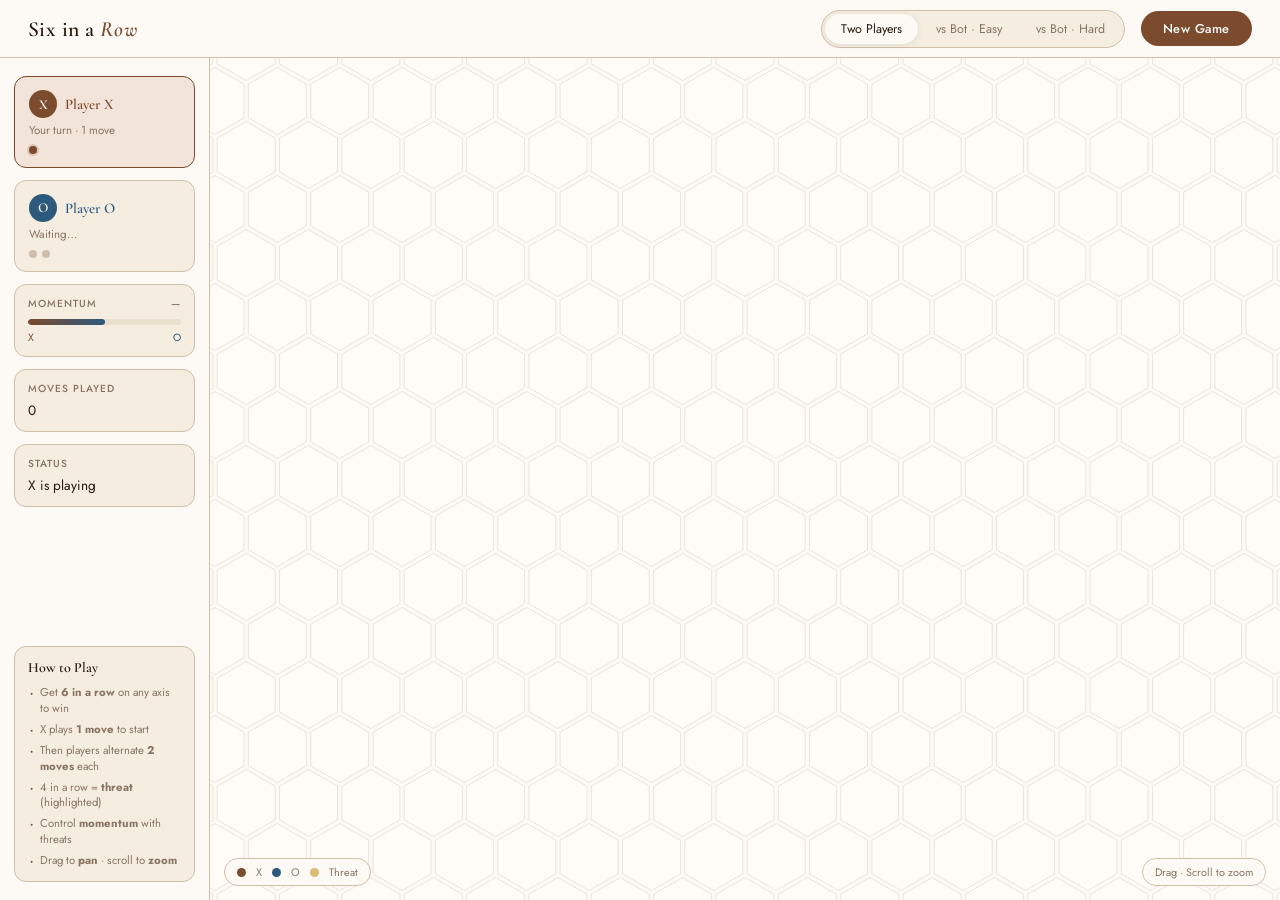
<file: Game Website Development.html>
<!DOCTYPE html>
<html lang="en">
<head>
<meta charset="UTF-8">
<meta name="viewport" content="width=device-width, initial-scale=1.0">
<title>Six in a Row — Hexagonal Strategy</title>
<link rel="preconnect" href="https://fonts.googleapis.com">
<link href="https://fonts.googleapis.com/css2?family=Cormorant+Garamond:ital,wght@0,400;0,600;1,400&family=Jost:wght@300;400;500&display=swap" rel="stylesheet">
<style>
/* ============================================================
   DESIGN TOKENS
   ============================================================ */
:root {
  --bg:       #FDFAF5;
  --surf:     #F4EDE0;
  --surf2:    #EAE0CE;
  --border:   #D0BFAA;
  --text:     #27180E;
  --muted:    #8A7563;
  --xc:       #7C4A2D;
  --xl:       #F2E4D8;
  --oc:       #2D5A7C;
  --ol:       #D6E8F2;
  --threat:   #C0860A;
  --win:      #4A8A2E;
  --tr:       .3s cubic-bezier(.4,0,.2,1);
  --rad:      12px;
}

/* ============================================================
   RESET & BASE
   ============================================================ */
*, *::before, *::after { margin:0; padding:0; box-sizing:border-box; }

body {
  font-family: 'Jost', sans-serif;
  background: var(--bg);
  color: var(--text);
  height: 100dvh;
  overflow: hidden;
  display: flex;
  flex-direction: column;
  user-select: none;
}

/* ============================================================
   HEADER
   ============================================================ */
header {
  display: flex;
  align-items: center;
  gap: 16px;
  padding: 0 28px;
  height: 58px;
  border-bottom: 1px solid var(--border);
  background: rgba(253,250,245,.97);
  backdrop-filter: blur(8px);
  flex-shrink: 0;
  z-index: 50;
}

.logo {
  font-family: 'Cormorant Garamond', serif;
  font-size: 1.35rem;
  font-weight: 600;
  letter-spacing: .02em;
  flex: 1;
}
.logo em { color: var(--xc); font-style: italic; }

.pills {
  display: flex;
  background: var(--surf);
  border: 1px solid var(--border);
  border-radius: 999px;
  padding: 3px;
  gap: 2px;
}

.pill {
  padding: 6px 16px;
  border: none;
  background: transparent;
  border-radius: 999px;
  cursor: pointer;
  font: 400 .78rem 'Jost', sans-serif;
  color: var(--muted);
  transition: all var(--tr);
  white-space: nowrap;
}
.pill.on {
  background: var(--bg);
  color: var(--text);
  box-shadow: 0 1px 6px rgba(0,0,0,.08);
}
.pill:hover:not(.on) { color: var(--text); }

.btn-new {
  padding: 8px 22px;
  background: var(--xc);
  color: #fff;
  border: none;
  border-radius: 999px;
  cursor: pointer;
  font: 500 .8rem 'Jost', sans-serif;
  letter-spacing: .04em;
  transition: all var(--tr);
}
.btn-new:hover {
  background: #663B22;
  transform: translateY(-1px);
  box-shadow: 0 4px 16px rgba(124,74,45,.28);
}

/* ============================================================
   LAYOUT
   ============================================================ */
main {
  display: flex;
  flex: 1;
  overflow: hidden;
  min-height: 0;
}

/* ============================================================
   SIDEBAR
   ============================================================ */
aside {
  width: 210px;
  border-right: 1px solid var(--border);
  display: flex;
  flex-direction: column;
  gap: 12px;
  padding: 18px 14px;
  flex-shrink: 0;
  overflow-y: auto;
  scrollbar-width: none;
}
aside::-webkit-scrollbar { display: none; }

/* Player cards */
.pcard {
  border: 1.5px solid var(--border);
  border-radius: var(--rad);
  padding: 13px 14px;
  background: var(--surf);
  transition: all var(--tr);
}
.pcard.act-x { border-color: var(--xc); background: var(--xl); }
.pcard.act-o { border-color: var(--oc); background: var(--ol); }

.pcard-top {
  display: flex;
  align-items: center;
  gap: 8px;
  margin-bottom: 4px;
}
.pcard-icon {
  width: 28px; height: 28px;
  border-radius: 50%;
  display: flex; align-items: center; justify-content: center;
  font: 600 .85rem 'Cormorant Garamond', serif;
  color: #fff;
  flex-shrink: 0;
  transition: all var(--tr);
}
.px .pcard-icon { background: var(--xc); }
.po .pcard-icon { background: var(--oc); }

.pcard-name {
  font: 600 .92rem 'Cormorant Garamond', serif;
  flex: 1;
}
.px .pcard-name { color: var(--xc); }
.po .pcard-name { color: var(--oc); }

.pcard-sub {
  font-size: .72rem;
  color: var(--muted);
  margin-bottom: 9px;
  height: 1.3em;
}

.dots {
  display: flex;
  gap: 5px;
}
.dot {
  width: 8px; height: 8px;
  border-radius: 50%;
  background: var(--border);
  transition: all var(--tr);
}
.dot.x { background: var(--xc); box-shadow: 0 0 0 2px rgba(124,74,45,.2); }
.dot.o { background: var(--oc); box-shadow: 0 0 0 2px rgba(45,90,124,.2); }

/* Info boxes */
.ibox {
  padding: 11px 13px;
  background: var(--surf);
  border: 1px solid var(--border);
  border-radius: var(--rad);
  font-size: .78rem;
  color: var(--muted);
}
.ibox strong {
  display: block;
  font: 500 .64rem 'Jost', sans-serif;
  text-transform: uppercase;
  letter-spacing: .1em;
  margin-bottom: 4px;
  color: var(--muted);
}
.ibox span { color: var(--text); font-size: .85rem; }

/* Momentum bar */
.momentum-wrap {
  padding: 11px 13px;
  background: var(--surf);
  border: 1px solid var(--border);
  border-radius: var(--rad);
}
.momentum-label {
  font: 500 .64rem 'Jost', sans-serif;
  text-transform: uppercase;
  letter-spacing: .1em;
  color: var(--muted);
  margin-bottom: 8px;
  display: flex;
  justify-content: space-between;
  align-items: center;
}
.momentum-bar-track {
  height: 6px;
  background: var(--surf2);
  border-radius: 99px;
  overflow: hidden;
}
.momentum-bar-fill {
  height: 100%;
  background: linear-gradient(90deg, var(--xc), var(--oc));
  border-radius: 99px;
  width: 50%;
  transition: width .6s cubic-bezier(.4,0,.2,1);
}
.momentum-names {
  display: flex;
  justify-content: space-between;
  font-size: .65rem;
  color: var(--muted);
  margin-top: 5px;
}

/* Rules */
.rules {
  margin-top: auto;
  padding: 12px 13px;
  background: var(--surf);
  border: 1px solid var(--border);
  border-radius: var(--rad);
}
.rules-title {
  font: 600 .88rem 'Cormorant Garamond', serif;
  margin-bottom: 9px;
  color: var(--text);
}
.rules ul { list-style: none; display: flex; flex-direction: column; gap: 5px; }
.rules li {
  font-size: .71rem;
  color: var(--muted);
  padding-left: 12px;
  position: relative;
  line-height: 1.4;
}
.rules li::before {
  content: '·';
  position: absolute;
  left: 1px;
  color: var(--xc);
  font-size: 1.1rem;
  line-height: .9;
}

/* ============================================================
   CANVAS AREA
   ============================================================ */
.canvas-wrap {
  flex: 1;
  position: relative;
  overflow: hidden;
  cursor: crosshair;
}
canvas {
  display: block;
  position: absolute;
  top: 0; left: 0;
}

/* HUD overlays */
.hud {
  position: absolute;
  font-size: .68rem;
  color: var(--muted);
  background: rgba(253,250,245,.92);
  padding: 5px 12px;
  border-radius: 999px;
  border: 1px solid var(--border);
  backdrop-filter: blur(4px);
  pointer-events: none;
  transition: opacity var(--tr);
}
.hud-br { bottom: 14px; right: 14px; }
.hud-bl { bottom: 14px; left: 14px; display: flex; gap: 10px; align-items: center; }
.legend-dot {
  width: 9px; height: 9px;
  border-radius: 50%;
  display: inline-block;
}

/* Bot thinking indicator */
.thinking-badge {
  position: absolute;
  top: 14px; left: 50%;
  transform: translateX(-50%);
  background: rgba(253,250,245,.95);
  border: 1px solid var(--border);
  border-radius: 999px;
  padding: 6px 18px;
  font-size: .76rem;
  color: var(--muted);
  display: flex;
  align-items: center;
  gap: 8px;
  opacity: 0;
  pointer-events: none;
  transition: opacity var(--tr);
}
.thinking-badge.show { opacity: 1; }
.thinking-dot {
  width: 6px; height: 6px;
  border-radius: 50%;
  background: var(--oc);
  animation: blink 1s ease-in-out infinite;
}
@keyframes blink {
  0%,100% { opacity: 1; transform: scale(1); }
  50%      { opacity: .4; transform: scale(.7); }
}

/* ============================================================
   MODAL
   ============================================================ */
.overlay {
  position: fixed; inset: 0;
  background: rgba(39,24,14,.38);
  backdrop-filter: blur(8px);
  display: flex; align-items: center; justify-content: center;
  z-index: 200;
  opacity: 0;
  pointer-events: none;
  transition: opacity var(--tr);
}
.overlay.show { opacity: 1; pointer-events: all; }

.modal {
  background: var(--bg);
  border: 1.5px solid var(--border);
  border-radius: 22px;
  padding: 48px 56px;
  text-align: center;
  max-width: 380px;
  width: 92%;
  box-shadow: 0 24px 72px rgba(0,0,0,.13);
  transform: scale(.91) translateY(18px);
  transition: transform var(--tr);
}
.overlay.show .modal { transform: scale(1) translateY(0); }

.modal-trophy {
  font-size: 2.8rem;
  margin-bottom: 12px;
}
.modal-title {
  font: 600 2.4rem 'Cormorant Garamond', serif;
  line-height: 1.1;
  margin-bottom: 8px;
}
.modal-sub {
  color: var(--muted);
  font-size: .86rem;
  margin-bottom: 30px;
  line-height: 1.55;
}
.modal-btns { display: flex; gap: 10px; justify-content: center; flex-wrap: wrap; }
.mbtn {
  padding: 11px 28px;
  border: none; border-radius: 999px;
  cursor: pointer;
  font: 500 .86rem 'Jost', sans-serif;
  letter-spacing: .04em;
  transition: all var(--tr);
}
.mbtn.primary { background: var(--xc); color: #fff; }
.mbtn.primary:hover {
  background: #663B22;
  transform: translateY(-2px);
  box-shadow: 0 8px 24px rgba(124,74,45,.3);
}
.mbtn.sec { background: var(--surf2); color: var(--text); }
.mbtn.sec:hover { background: var(--border); }

</style>
</head>
<body>

<!-- ============================================================
     HEADER
     ============================================================ -->
<header>
  <div class="logo">Six in a <em>Row</em></div>

  <div class="pills" id="pillsWrap">
    <button class="pill on"  data-mode="2p">Two Players</button>
    <button class="pill"     data-mode="easy">vs Bot · Easy</button>
    <button class="pill"     data-mode="hard">vs Bot · Hard</button>
  </div>

  <button class="btn-new" id="btnNew">New Game</button>
</header>

<!-- ============================================================
     MAIN
     ============================================================ -->
<main>
  <!-- Sidebar -->
  <aside>
    <!-- Player X -->
    <div class="pcard px act-x" id="cardX">
      <div class="pcard-top">
        <div class="pcard-icon">X</div>
        <div class="pcard-name">Player X</div>
      </div>
      <div class="pcard-sub" id="subX">Your turn · 1 move</div>
      <div class="dots" id="dotsX"><div class="dot x"></div></div>
    </div>

    <!-- Player O -->
    <div class="pcard po" id="cardO">
      <div class="pcard-top">
        <div class="pcard-icon">O</div>
        <div class="pcard-name" id="oName">Player O</div>
      </div>
      <div class="pcard-sub" id="subO">Waiting</div>
      <div class="dots" id="dotsO">
        <div class="dot"></div><div class="dot"></div>
      </div>
    </div>

    <!-- Momentum -->
    <div class="momentum-wrap">
      <div class="momentum-label">
        <span>Momentum</span>
        <span id="momentumText" style="color:var(--text)">—</span>
      </div>
      <div class="momentum-bar-track">
        <div class="momentum-bar-fill" id="momentumBar"></div>
      </div>
      <div class="momentum-names">
        <span style="color:var(--xc)">X</span>
        <span style="color:var(--oc)">O</span>
      </div>
    </div>

    <!-- Stats -->
    <div class="ibox">
      <strong>Moves Played</strong>
      <span id="moveCount">0</span>
    </div>
    <div class="ibox">
      <strong>Status</strong>
      <span id="statusText">Awaiting first move</span>
    </div>

    <!-- Rules -->
    <div class="rules">
      <div class="rules-title">How to Play</div>
      <ul>
        <li>Get <b>6 in a row</b> on any axis to win</li>
        <li>X plays <b>1 move</b> to start</li>
        <li>Then players alternate <b>2 moves</b> each</li>
        <li>4 in a row = <b>threat</b> (highlighted)</li>
        <li>Control <b>momentum</b> with threats</li>
        <li>Drag to <b>pan</b> · scroll to <b>zoom</b></li>
      </ul>
    </div>
  </aside>

  <!-- Canvas area -->
  <div class="canvas-wrap" id="canvasWrap">
    <canvas id="gc"></canvas>

    <!-- Bot thinking badge -->
    <div class="thinking-badge" id="thinkBadge">
      <div class="thinking-dot"></div>
      Bot is thinking…
    </div>

    <!-- Bottom HUDs -->
    <div class="hud hud-br">Drag · Scroll to zoom</div>
    <div class="hud hud-bl">
      <span class="legend-dot" style="background:#7C4A2D"></span>X
      <span class="legend-dot" style="background:#2D5A7C"></span>O
      <span class="legend-dot" style="background:rgba(192,134,10,.55)"></span>Threat
    </div>
  </div>
</main>

<!-- ============================================================
     WIN MODAL
     ============================================================ -->
<div class="overlay" id="overlay">
  <div class="modal">
    <div class="modal-trophy" id="modalTrophy">🏆</div>
    <div class="modal-title" id="modalTitle">X Wins!</div>
    <div class="modal-sub"  id="modalSub">Six in a row achieved.</div>
    <div class="modal-btns">
      <button class="mbtn primary" id="modalPlay">Play Again</button>
      <button class="mbtn sec"    id="modalClose">View Board</button>
    </div>
  </div>
</div>

<!-- ============================================================
     GAME SCRIPT
     ============================================================ -->
<script>
'use strict';

/* ----------------------------------------------------------
   CONSTANTS
---------------------------------------------------------- */
const SQRT3   = Math.sqrt(3);
const HEX_BASE = 36;           // base hex circumradius (CSS px)

// 3 axes, each with 2 opposite directions (axial coordinates)
const AXES = [
  { d: [[1,0],  [-1,0]]  },   // flat  (E–W)
  { d: [[0,1],  [0,-1]]  },   // SE–NW
  { d: [[1,-1], [-1,1]]  },   // NE–SW
];

const NEIGHBORS = [[1,0],[-1,0],[0,1],[0,-1],[1,-1],[-1,1]];

/* ----------------------------------------------------------
   GAME STATE
---------------------------------------------------------- */
let G = freshGame();

function freshGame(mode) {
  return {
    cells:     {},          // "q,r" → 'X' | 'O'
    player:    'X',
    movesLeft: 1,           // X opens with 1 move
    firstDone: false,       // after X's opening move
    over:      false,
    winLine:   [],          // array of [q,r] pairs
    threats:   new Set(),   // hex keys that are part of 4+ chain
    xThreats:  0,
    oThreats:  0,
    mode:      mode || '2p',
    totalMoves: 0,
  };
}

/* ----------------------------------------------------------
   VIEW / CAMERA STATE
---------------------------------------------------------- */
let V = {
  panX: 0, panY: 0,
  zoom: 1,
  hovQ: null, hovR: null,
  drag:      false,
  isDrag:    false,
  dsx: 0, dsy: 0,           // drag start screen
  dpx: 0, dpy: 0,           // drag start pan
  anims: {},                 // key → {t: 0..1}  (place animations)
  botToken: 0,
};

/* ----------------------------------------------------------
   CANVAS SETUP
---------------------------------------------------------- */
const canvas  = document.getElementById('gc');
const ctx     = canvas.getContext('2d');
const wrap    = document.getElementById('canvasWrap');
let dpr       = window.devicePixelRatio || 1;

function resize() {
  const r  = wrap.getBoundingClientRect();
  dpr      = window.devicePixelRatio || 1;
  canvas.width  = r.width  * dpr;
  canvas.height = r.height * dpr;
  canvas.style.width  = r.width  + 'px';
  canvas.style.height = r.height + 'px';
  scheduleRender();
}
window.addEventListener('resize', resize);

/* ----------------------------------------------------------
   HEX MATH
---------------------------------------------------------- */
function hexSize() { return HEX_BASE * V.zoom * dpr; }

// Axial hex → canvas pixel
function h2p(q, r) {
  const s = hexSize();
  return {
    x: s * (SQRT3 * q + SQRT3 * 0.5 * r) + canvas.width  * 0.5 + V.panX * dpr,
    y: s * (1.5 * r)                      + canvas.height * 0.5 + V.panY * dpr,
  };
}

// Canvas pixel → axial hex
function p2h(cx, cy) {
  const s  = hexSize();
  const wx = (cx - canvas.width  * 0.5 - V.panX * dpr) / s;
  const wy = (cy - canvas.height * 0.5 - V.panY * dpr) / s;
  return hexRound(SQRT3/3 * wx - 1/3 * wy,  2/3 * wy);
}

function hexRound(fq, fr) {
  const fs = -fq - fr;
  let q = Math.round(fq), r = Math.round(fr), s = Math.round(fs);
  const dq = Math.abs(q-fq), dr = Math.abs(r-fr), ds = Math.abs(s-fs);
  if      (dq > dr && dq > ds) q = -r - s;
  else if (dr > ds)            r = -q - s;
  return { q, r };
}

function k(q, r) { return `${q},${r}`; }

// Draw a pointy-top hexagon path
function hexPath(cx, cy, size) {
  ctx.beginPath();
  for (let i = 0; i < 6; i++) {
    const a = Math.PI / 3 * i + Math.PI / 6;
    const x = cx + size * Math.cos(a);
    const y = cy + size * Math.sin(a);
    if (i === 0) ctx.moveTo(x, y); else ctx.lineTo(x, y);
  }
  ctx.closePath();
}

/* ----------------------------------------------------------
   GAME LOGIC
---------------------------------------------------------- */
function countDir(q, r, dq, dr, player) {
  let n = 0, nq = q+dq, nr = r+dr;
  while (G.cells[k(nq,nr)] === player) { n++; nq += dq; nr += dr; }
  return n;
}

function chainThrough(q, r, axis, player) {
  const [[d1q,d1r],[d2q,d2r]] = axis.d;
  const cells = [[q,r]];
  let nq=q+d1q, nr=r+d1r;
  while (G.cells[k(nq,nr)] === player) { cells.push([nq,nr]); nq+=d1q; nr+=d1r; }
  nq=q+d2q; nr=r+d2r;
  while (G.cells[k(nq,nr)] === player) { cells.unshift([nq,nr]); nq+=d2q; nr+=d2r; }
  return cells;
}

function checkWin(q, r, player) {
  for (const axis of AXES) {
    const chain = chainThrough(q, r, axis, player);
    if (chain.length >= 6) return chain;
  }
  return null;
}

function updateThreats() {
  const threats = new Set();
  let xt = 0, ot = 0;
  const seen = new Set();

  for (const key of Object.keys(G.cells)) {
    const [q, r] = key.split(',').map(Number);
    const player  = G.cells[key];

    for (const axis of AXES) {
      const chain = chainThrough(q, r, axis, player);
      if (chain.length < 4 || chain.length >= 6) continue;

      // canonical key for this chain so we don't double-count
      const chainKey = chain.map(([a,b])=>k(a,b)).sort().join('|');
      if (seen.has(chainKey)) continue;
      seen.add(chainKey);

      chain.forEach(([cq,cr]) => threats.add(k(cq,cr)));
      if (player === 'X') xt++; else ot++;
    }
  }

  G.threats  = threats;
  G.xThreats = xt;
  G.oThreats = ot;
}

function placeMove(q, r) {
  if (G.over || G.cells[k(q,r)]) return false;

  G.cells[k(q,r)] = G.player;
  G.totalMoves++;
  V.anims[k(q,r)] = { t: 0 };

  // Win check
  const win = checkWin(q, r, G.player);
  if (win) {
    G.winLine = win;
    G.over    = true;
    updateThreats();
    updateUI();
    scheduleRender();
    setTimeout(showWinModal, 700);
    return true;
  }

  // Update threats / momentum
  updateThreats();

  // Advance turn
  G.movesLeft--;
  if (G.movesLeft <= 0) {
    G.player    = G.player === 'X' ? 'O' : 'X';
    G.movesLeft = 2;
    G.firstDone = true;
  }

  updateUI();
  scheduleRender();
  return true;
}

function startNewGame() {
  V.botToken++;          // cancels any pending bot turn
  G = freshGame(G.mode);
  V.anims  = {};
  V.hovQ   = null;
  V.hovR   = null;
  hideModal();
  updateUI();
  scheduleRender();
}

/* ----------------------------------------------------------
   BOT AI
---------------------------------------------------------- */
function getCandidates() {
  const placed = Object.keys(G.cells);
  if (placed.length === 0) return [[0, 0]];

  const cands = new Set();
  for (const key of placed) {
    const [q, r] = key.split(',').map(Number);
    for (const [dq, dr] of NEIGHBORS) {
      const nk = k(q+dq, r+dr);
      if (!G.cells[nk]) cands.add(nk);
      // distance-2 candidates for more variety
      for (const [dq2, dr2] of NEIGHBORS) {
        const nk2 = k(q+dq+dq2, r+dr+dr2);
        if (!G.cells[nk2]) cands.add(nk2);
      }
    }
  }
  return [...cands].map(s => s.split(',').map(Number));
}

function axisLen(q, r, axis, player) {
  const [[d1q,d1r],[d2q,d2r]] = axis.d;
  return 1 + countDir(q,r,d1q,d1r,player) + countDir(q,r,d2q,d2r,player);
}

function openEnds(q, r, axis, player) {
  const [[d1q,d1r],[d2q,d2r]] = axis.d;
  let open = 0;
  let nq = q+d1q, nr = r+d1r;
  while (G.cells[k(nq,nr)] === player) { nq+=d1q; nr+=d1r; }
  if (!G.cells[k(nq,nr)]) open++;
  nq = q+d2q; nr = r+d2r;
  while (G.cells[k(nq,nr)] === player) { nq+=d2q; nr+=d2r; }
  if (!G.cells[k(nq,nr)]) open++;
  return open;
}

function scoreMove(q, r, player) {
  const opp = player === 'X' ? 'O' : 'X';
  let score  = 0;

  // --- Own piece score ---
  G.cells[k(q,r)] = player;
  for (const axis of AXES) {
    const n    = axisLen(q, r, axis, player);
    const ends = openEnds(q, r, axis, player);
    const mul  = ends === 2 ? 2.5 : ends === 1 ? 1.2 : 0.3;
    if      (n >= 6) score += 2000000;
    else if (n === 5) score += 100000 * mul;
    else if (n === 4) score += 8000   * mul;
    else if (n === 3) score += 600    * mul;
    else if (n === 2) score += 50     * mul;
    else              score += 4;
  }
  delete G.cells[k(q,r)];

  // --- Block opponent ---
  G.cells[k(q,r)] = opp;
  for (const axis of AXES) {
    const n    = axisLen(q, r, axis, opp);
    const ends = openEnds(q, r, axis, opp);
    const mul  = ends === 2 ? 2.2 : ends === 1 ? 1 : 0.3;
    if      (n >= 6) score += 1900000;
    else if (n === 5) score += 90000  * mul;
    else if (n === 4) score += 7000   * mul;
    else if (n === 3) score += 500    * mul;
    else if (n === 2) score += 40     * mul;
  }
  delete G.cells[k(q,r)];

  // Slight centre bias
  score -= (Math.abs(q) + Math.abs(r)) * 1.5;
  return score;
}

function getBotMove() {
  const cands = getCandidates();
  if (!cands.length) return null;

  if (G.mode === 'easy') {
    // Random-ish: pick from candidates with a very weak bias
    return cands[Math.floor(Math.random() * cands.length)];
  }

  // Hard: greedy with a tiny jitter
  let best = null, bestScore = -Infinity;
  for (const [q, r] of cands) {
    const s = scoreMove(q, r, G.player) + Math.random() * 20;
    if (s > bestScore) { bestScore = s; best = [q, r]; }
  }
  return best;
}

async function runBotTurn() {
  const token    = V.botToken;
  const movesToDo = G.movesLeft;

  setBotBadge(true);
  for (let i = 0; i < movesToDo; i++) {
    if (token !== V.botToken || G.over || G.player !== 'O') break;

    const delay = G.mode === 'easy'
      ? 300 + Math.random() * 200
      : 450 + Math.random() * 350;
    await sleep(delay);

    if (token !== V.botToken || G.over || G.player !== 'O') break;
    const mv = getBotMove();
    if (mv) placeMove(mv[0], mv[1]);
  }
  if (token === V.botToken) setBotBadge(false);
}

function sleep(ms) { return new Promise(r => setTimeout(r, ms)); }
function setBotBadge(v) {
  document.getElementById('thinkBadge').classList.toggle('show', v);
}

/* ----------------------------------------------------------
   RENDERING
---------------------------------------------------------- */
let rafPending = false;

function scheduleRender() {
  if (!rafPending) {
    rafPending = true;
    requestAnimationFrame(drawFrame);
  }
}

function drawFrame(now) {
  rafPending = false;
  const W = canvas.width, H = canvas.height;
  ctx.clearRect(0, 0, W, H);

  const s = hexSize();

  // Visible hex range (generous buffer)
  const cH   = p2h(W * 0.5, H * 0.5);
  const cols  = Math.ceil(W / (s * SQRT3)) + 5;
  const rows  = Math.ceil(H / (s * 1.5))  + 5;

  const minQ = cH.q - cols, maxQ = cH.q + cols;
  const minR = cH.r - rows, maxR = cH.r + rows;

  let needsNextFrame = false;

  // Draw all visible hexes
  for (let r = minR; r <= maxR; r++) {
    for (let q = minQ; q <= maxQ; q++) {
      if (drawHex(q, r, s, now)) needsNextFrame = true;
    }
  }

  // Draw placed hexes that might be just outside range
  for (const key of Object.keys(G.cells)) {
    const [q, r] = key.split(',').map(Number);
    if (q < minQ || q > maxQ || r < minR || r > maxR) {
      if (drawHex(q, r, s, now)) needsNextFrame = true;
    }
  }

  // Advance animations
  let anyAnim = false;
  for (const key of Object.keys(V.anims)) {
    V.anims[key].t = Math.min(1, V.anims[key].t + 0.07);
    if (V.anims[key].t < 1) anyAnim = true;
    else delete V.anims[key];
  }

  if (anyAnim || needsNextFrame) scheduleRender();
}

// Returns true if continuous redraw needed (e.g. win pulse)
function drawHex(q, r, s, now) {
  const { x, y } = h2p(q, r);

  // Early cull
  const pad = s * 2;
  if (x < -pad || x > canvas.width + pad || y < -pad || y > canvas.height + pad) return false;

  const key    = k(q, r);
  const piece  = G.cells[key];
  const isHov  = !G.over && V.hovQ === q && V.hovR === r && !piece;
  const isWin  = G.over && G.winLine.some(([wq,wr]) => wq === q && wr === r);
  const isThr  = G.threats.has(key);
  const anim   = V.anims[key];

  const inner  = s * 0.93;

  // ----- Hex fill -----
  hexPath(x, y, inner);

  if (isWin) {
    const pulse = 0.5 + 0.5 * Math.sin(now * 0.004);
    ctx.fillStyle = `rgba(74,138,46,${0.12 + pulse * 0.22})`;
  } else if (isThr && !piece) {
    ctx.fillStyle = 'rgba(192,134,10,0.06)';
  } else if (isHov) {
    ctx.fillStyle = G.player === 'X'
      ? 'rgba(124,74,45,0.09)'
      : 'rgba(45,90,124,0.09)';
  } else {
    ctx.fillStyle = 'rgba(255,252,248,0.82)';
  }
  ctx.fill();

  // ----- Hex stroke -----
  ctx.strokeStyle = isWin
    ? 'rgba(74,138,46,0.55)'
    : isThr
      ? 'rgba(192,134,10,0.32)'
      : 'rgba(175,150,120,0.3)';
  ctx.lineWidth = isWin || isThr ? 1.5 * dpr : 0.75 * dpr;
  ctx.stroke();

  // ----- Piece -----
  if (piece) {
    let scale = 1;
    if (anim) scale = easeOutBounce(anim.t);
    drawPiece(x, y, s, piece, scale, isWin);
  }

  // ----- Hover ghost -----
  if (isHov) {
    const humanTurn = G.mode === '2p' || G.player === 'X';
    if (humanTurn) drawPiece(x, y, s, G.player, 1, false, true);
  }

  return isWin; // win hexes need constant redraw for pulse
}

function easeOutBounce(t) {
  const n1 = 7.5625, d1 = 2.75;
  if (t < 1 / d1)       return n1 * t * t;
  if (t < 2 / d1)       return n1 * (t -= 1.5  / d1) * t + 0.75;
  if (t < 2.5 / d1)     return n1 * (t -= 2.25 / d1) * t + 0.9375;
  return                        n1 * (t -= 2.625/ d1) * t + 0.984375;
}

function drawPiece(x, y, s, player, scale = 1, isWin = false, ghost = false) {
  const r   = s * 0.43 * scale;
  const isX = player === 'X';
  const col = isX ? '#7C4A2D' : '#2D5A7C';
  const hi  = isX ? '#C0825A' : '#5A98C8';

  ctx.save();
  ctx.translate(x, y);

  if (ghost) ctx.globalAlpha = 0.3;

  // Shadow
  if (!ghost && scale > 0.5) {
    ctx.shadowColor   = isX ? 'rgba(124,74,45,0.28)' : 'rgba(45,90,124,0.28)';
    ctx.shadowBlur    = s * 0.28;
    ctx.shadowOffsetY = s * 0.07;
  }

  // Circle body
  ctx.beginPath();
  ctx.arc(0, 0, r, 0, Math.PI * 2);

  const grd = ctx.createRadialGradient(-r * 0.28, -r * 0.3, 0, 0, 0, r);
  grd.addColorStop(0, hi);
  grd.addColorStop(1, col);
  ctx.fillStyle = grd;
  ctx.fill();

  ctx.shadowColor = 'transparent';

  // Specular highlight
  ctx.beginPath();
  ctx.arc(-r * 0.22, -r * 0.26, r * 0.32, 0, Math.PI * 2);
  ctx.fillStyle = 'rgba(255,255,255,0.18)';
  ctx.fill();

  // Rim
  ctx.beginPath();
  ctx.arc(0, 0, r, 0, Math.PI * 2);
  ctx.strokeStyle = isX ? 'rgba(80,36,16,0.35)' : 'rgba(20,55,90,0.35)';
  ctx.lineWidth   = dpr * 0.8;
  ctx.stroke();

  // Letter
  if (scale > 0.55 && !ghost) {
    ctx.fillStyle    = 'rgba(255,255,255,0.92)';
    ctx.font         = `600 ${r * 0.95}px 'Cormorant Garamond', serif`;
    ctx.textAlign    = 'center';
    ctx.textBaseline = 'middle';
    ctx.fillText(player, 0, r * 0.07);
  }

  ctx.restore();
}

/* ----------------------------------------------------------
   INPUT: MOUSE
---------------------------------------------------------- */
function cpx(e) {
  const b = canvas.getBoundingClientRect();
  return {
    x: (e.clientX - b.left) * (canvas.width  / b.width),
    y: (e.clientY - b.top)  * (canvas.height / b.height),
  };
}

canvas.addEventListener('mousedown', e => {
  const p  = cpx(e);
  V.drag   = true;
  V.isDrag = false;
  V.dsx    = p.x; V.dsy = p.y;
  V.dpx    = V.panX; V.dpy = V.panY;
});

canvas.addEventListener('mousemove', e => {
  const p = cpx(e);

  if (V.drag) {
    const dx = p.x - V.dsx, dy = p.y - V.dsy;
    if (Math.abs(dx) > 3 || Math.abs(dy) > 3) V.isDrag = true;
    if (V.isDrag) {
      V.panX = V.dpx + dx / dpr;
      V.panY = V.dpy + dy / dpr;
      wrap.style.cursor = 'grabbing';
      scheduleRender();
      return;
    }
  }

  const h = p2h(p.x, p.y);
  if (h.q !== V.hovQ || h.r !== V.hovR) {
    V.hovQ = h.q; V.hovR = h.r;
    scheduleRender();
  }
});

canvas.addEventListener('mouseup', e => {
  const wasDrag = V.isDrag;
  V.drag   = false;
  V.isDrag = false;
  wrap.style.cursor = 'crosshair';

  if (!wasDrag && !G.over) {
    const p   = cpx(e);
    const hex = p2h(p.x, p.y);
    handleClick(hex.q, hex.r);
  }
});

canvas.addEventListener('mouseleave', () => {
  V.drag   = false;
  V.hovQ   = null;
  V.hovR   = null;
  scheduleRender();
});

canvas.addEventListener('wheel', e => {
  e.preventDefault();
  const factor   = e.deltaY < 0 ? 1.1 : 0.909;
  const newZoom  = Math.max(0.35, Math.min(3.5, V.zoom * factor));
  const p        = cpx(e);
  const wx       = (p.x - canvas.width  * 0.5) / dpr;
  const wy       = (p.y - canvas.height * 0.5) / dpr;
  const sc       = newZoom / V.zoom;
  V.panX = wx + (V.panX - wx) * sc;
  V.panY = wy + (V.panY - wy) * sc;
  V.zoom = newZoom;
  scheduleRender();
}, { passive: false });

/* ----------------------------------------------------------
   INPUT: TOUCH
---------------------------------------------------------- */
let lastPinchDist = 0;

canvas.addEventListener('touchstart', e => {
  e.preventDefault();
  if (e.touches.length === 1) {
    const t = e.touches[0];
    const b = canvas.getBoundingClientRect();
    V.drag   = true;
    V.isDrag = false;
    V.dsx    = (t.clientX - b.left) * (canvas.width  / b.width);
    V.dsy    = (t.clientY - b.top)  * (canvas.height / b.height);
    V.dpx    = V.panX; V.dpy = V.panY;
  } else if (e.touches.length === 2) {
    const dx = e.touches[0].clientX - e.touches[1].clientX;
    const dy = e.touches[0].clientY - e.touches[1].clientY;
    lastPinchDist = Math.hypot(dx, dy);
  }
}, { passive: false });

canvas.addEventListener('touchmove', e => {
  e.preventDefault();
  if (e.touches.length === 1 && V.drag) {
    const t = e.touches[0];
    const b = canvas.getBoundingClientRect();
    const px = (t.clientX - b.left) * (canvas.width  / b.width);
    const py = (t.clientY - b.top)  * (canvas.height / b.height);
    const dx = px - V.dsx, dy = py - V.dsy;
    if (Math.abs(dx) > 5 || Math.abs(dy) > 5) V.isDrag = true;
    if (V.isDrag) {
      V.panX = V.dpx + dx / dpr;
      V.panY = V.dpy + dy / dpr;
      scheduleRender();
    }
  } else if (e.touches.length === 2 && lastPinchDist) {
    const dx   = e.touches[0].clientX - e.touches[1].clientX;
    const dy   = e.touches[0].clientY - e.touches[1].clientY;
    const dist = Math.hypot(dx, dy);
    V.zoom = Math.max(0.35, Math.min(3.5, V.zoom * dist / lastPinchDist));
    lastPinchDist = dist;
    scheduleRender();
  }
}, { passive: false });

canvas.addEventListener('touchend', e => {
  if (!V.isDrag && e.changedTouches.length === 1 && !G.over) {
    const t = e.changedTouches[0];
    const b = canvas.getBoundingClientRect();
    const cx = (t.clientX - b.left) * (canvas.width  / b.width);
    const cy = (t.clientY - b.top)  * (canvas.height / b.height);
    const hex = p2h(cx, cy);
    handleClick(hex.q, hex.r);
  }
  V.drag   = false;
  V.isDrag = false;
  lastPinchDist = 0;
}, { passive: false });

/* ----------------------------------------------------------
   CLICK HANDLER
---------------------------------------------------------- */
async function handleClick(q, r) {
  if (G.over) return;
  if (G.cells[k(q,r)]) return;
  if (G.mode !== '2p' && G.player === 'O') return; // bot's turn

  placeMove(q, r);

  if (!G.over && G.mode !== '2p' && G.player === 'O') {
    await runBotTurn();
  }
}

/* Keyboard shortcuts */
window.addEventListener('keydown', e => {
  if (e.key === 'n' || e.key === 'N') startNewGame();
  if (e.key === 'r' || e.key === 'R') { V.panX = 0; V.panY = 0; V.zoom = 1; scheduleRender(); }
});

/* ----------------------------------------------------------
   UI UPDATES
---------------------------------------------------------- */
function updateUI() {
  const cX  = document.getElementById('cardX');
  const cO  = document.getElementById('cardO');
  const subX= document.getElementById('subX');
  const subO= document.getElementById('subO');
  const dX  = document.getElementById('dotsX');
  const dO  = document.getElementById('dotsO');
  const stEl= document.getElementById('statusText');
  const mcEl= document.getElementById('moveCount');

  // Mode-based O name
  document.getElementById('oName').textContent =
    G.mode === '2p' ? 'Player O' : 'Bot (O)';

  // Cards active state
  const xAct = G.player === 'X' && !G.over;
  const oAct = G.player === 'O' && !G.over;
  cX.className = 'pcard px' + (xAct ? ' act-x' : '');
  cO.className = 'pcard po' + (oAct ? ' act-o' : '');

  // Subs
  if (G.over) {
    const winner = G.winLine.length ? G.cells[k(G.winLine[0][0], G.winLine[0][1])] : null;
    subX.textContent = winner === 'X' ? '🏆 Winner!' : 'Game over';
    subO.textContent = winner === 'O' ? '🏆 Winner!' : 'Game over';
    cX.className += winner === 'X' ? ' act-x' : '';
    cO.className += winner === 'O' ? ' act-o' : '';
    stEl.textContent = winner ? `${winner} wins!` : 'Game over';
  } else if (xAct) {
    subX.textContent = `Your turn · ${G.movesLeft} move${G.movesLeft > 1 ? 's' : ''}`;
    subO.textContent = G.mode === '2p' ? 'Waiting…' : '';
    stEl.textContent = 'X is playing';
  } else {
    subX.textContent = 'Waiting…';
    subO.textContent = G.mode === '2p'
      ? `Your turn · ${G.movesLeft} moves`
      : 'Bot thinking…';
    stEl.textContent = G.mode === '2p' ? 'O is playing' : 'Bot is thinking';
  }

  // Dots
  const xTotal = !G.firstDone ? 1 : 2;
  const oTotal = 2;
  const xFill  = xAct ? G.movesLeft : 0;
  const oFill  = oAct ? G.movesLeft : 0;

  dX.innerHTML = Array.from({length: xTotal}, (_, i) =>
    `<div class="dot${i < xFill ? ' x' : ''}"></div>`).join('');
  dO.innerHTML = Array.from({length: oTotal}, (_, i) =>
    `<div class="dot${i < oFill ? ' o' : ''}"></div>`).join('');

  // Move count
  mcEl.textContent = G.totalMoves;

  // Momentum bar
  updateMomentum();
}

function updateMomentum() {
  const total = G.xThreats + G.oThreats;
  const bar   = document.getElementById('momentumBar');
  const label = document.getElementById('momentumText');

  if (total === 0) {
    bar.style.width = '50%';
    label.textContent = '—';
    label.style.color = 'var(--muted)';
    return;
  }

  const xPct = G.xThreats / total;
  bar.style.width   = (xPct * 100).toFixed(1) + '%';

  if (xPct > 0.6) {
    label.textContent = 'X leads';
    label.style.color = 'var(--xc)';
  } else if (xPct < 0.4) {
    label.textContent = 'O leads';
    label.style.color = 'var(--oc)';
  } else {
    label.textContent = 'Even';
    label.style.color = 'var(--muted)';
  }
}

/* ----------------------------------------------------------
   MODAL
---------------------------------------------------------- */
function showWinModal() {
  if (!G.winLine.length) return;
  const winKey  = k(G.winLine[0][0], G.winLine[0][1]);
  const winner  = G.cells[winKey];
  const isBot   = G.mode !== '2p' && winner === 'O';

  document.getElementById('modalTrophy').textContent = winner === 'X' ? '🏆' : (isBot ? '🤖' : '🏆');
  document.getElementById('modalTitle').textContent  = isBot ? 'Bot Wins!' : `${winner} Wins!`;
  document.getElementById('modalSub').textContent    =
    `Six in a row — game lasted ${G.totalMoves} move${G.totalMoves !== 1 ? 's' : ''}`;

  document.getElementById('overlay').classList.add('show');
}

function hideModal() {
  document.getElementById('overlay').classList.remove('show');
}

/* ----------------------------------------------------------
   WIRE UP BUTTONS
---------------------------------------------------------- */
document.querySelectorAll('.pill').forEach(btn => {
  btn.addEventListener('click', () => {
    document.querySelectorAll('.pill').forEach(b => b.classList.remove('on'));
    btn.classList.add('on');
    G.mode = btn.dataset.mode;
    startNewGame();
  });
});

document.getElementById('btnNew').addEventListener('click', startNewGame);
document.getElementById('modalPlay').addEventListener('click', startNewGame);
document.getElementById('modalClose').addEventListener('click', hideModal);

/* ----------------------------------------------------------
   BOOT
---------------------------------------------------------- */
resize();
updateUI();
scheduleRender();

</script>
</body>
</html>
</file>
